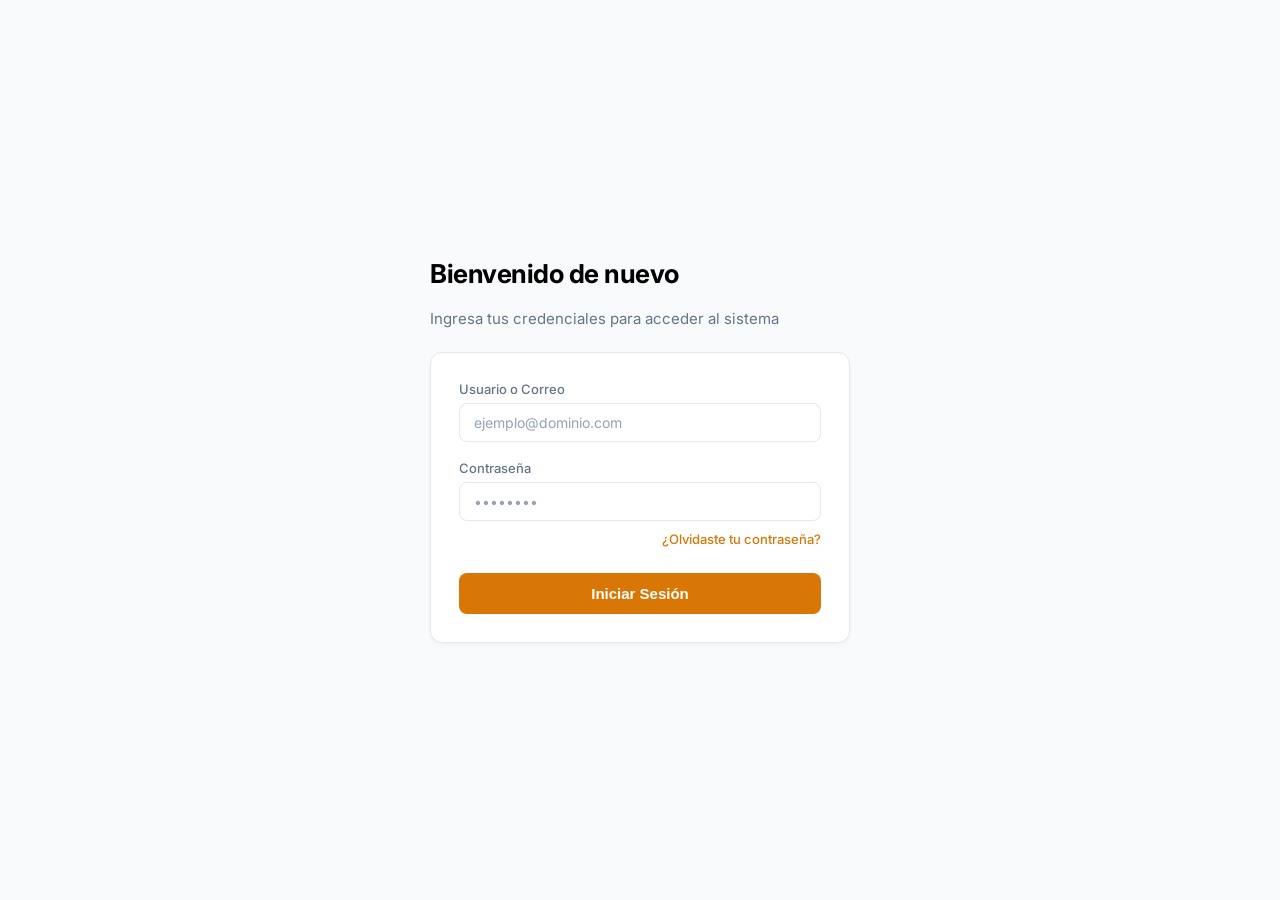
<file: plantillas/index.html>
<!DOCTYPE html>
<html lang="es">
<head>
    <meta charset="UTF-8">
    <meta name="viewport" content="width=device-width, initial-scale=1.0">
    <title>Iniciar Sesión - Módulo de Registro</title>
    <link rel="preconnect" href="https://fonts.googleapis.com">
    <link rel="preconnect" href="https://fonts.gstatic.com" crossorigin>
    <link href="https://fonts.googleapis.com/css2?family=Inter:wght@400;500;600;700&display=swap" rel="stylesheet">
    <link rel="stylesheet" href="styles.css">
</head>
<body>

    <div class="login-container">
        <!-- Header -->
        <header class="header">
            <h1>Bienvenido de nuevo</h1>
            <p>Ingresa tus credenciales para acceder al sistema</p>
        </header>

        <!-- Tarjeta de Login -->
        <div class="card">
            <form id="loginForm" onsubmit="handleLogin(event)">
                <div class="form-grid">
                    <div class="form-group">
                        <label for="username">Usuario o Correo</label>
                        <input type="text" id="username" name="username" placeholder="ejemplo@dominio.com" required>
                    </div>

                    <div class="form-group">
                        <label for="password">Contraseña</label>
                        <input type="password" id="password" name="password" placeholder="••••••••" required>
                    </div>

                    <div class="forgot-password">
                        <a href="#">¿Olvidaste tu contraseña?</a>
                    </div>

                    <button type="submit" class="btn-submit" onclick="window.location.href='menu.html'">Iniciar Sesión</button>
                </div>
            </form>
        </div>
    </div>
</body>
</html>
</file>
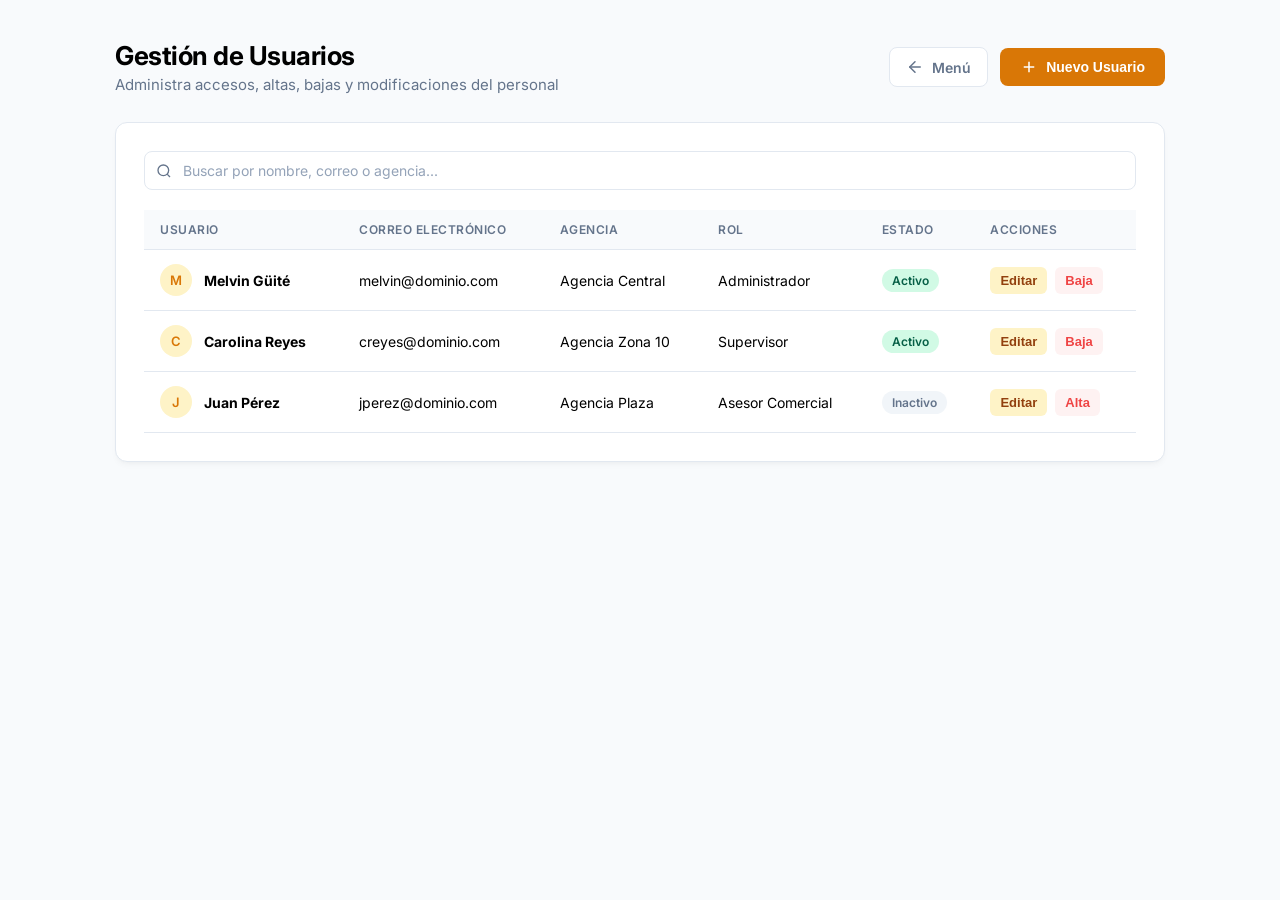
<file: plantillas/gestionusuarios.html>
<!DOCTYPE html>
<html lang="es">
<head>
    <meta charset="UTF-8">
    <meta name="viewport" content="width=device-width, initial-scale=1.0">
    <title>Gestión de Usuarios</title>
    <link rel="preconnect" href="https://fonts.googleapis.com">
    <link rel="preconnect" href="https://fonts.gstatic.com" crossorigin>
    <link href="https://fonts.googleapis.com/css2?family=Inter:wght@400;500;600;700&display=swap" rel="stylesheet">
    <link rel="stylesheet" href="styles.css">
</head>
<body>

    <div class="main-container">
        <!-- Header con Botón del Menú -->
        <header class="header">
            <div>
                <h1>Gestión de Usuarios</h1>
                <p>Administra accesos, altas, bajas y modificaciones del personal</p>
            </div>
            <div class="header-actions">
                <a href="menu.html" class="btn-back">
                    <svg viewBox="0 0 24 24"><line x1="19" y1="12" x2="5" y2="12"></line><polyline points="12 19 5 12 12 5"></polyline></svg>
                    <span>Menú</span>
                </a>
                <button class="btn btn-primary" onclick="openDrawerForCreate()">
                    <svg width="18" height="18" viewBox="0 0 24 24" fill="none" stroke="currentColor" stroke-width="2"><line x1="12" y1="5" x2="12" y2="19"></line><line x1="5" y1="12" x2="19" y2="12"></line></svg>
                    Nuevo Usuario
                </button>
            </div>
        </header>

        <!-- Tarjeta Principal -->
        <section class="card">
            <!-- Toolbar de Búsqueda -->
            <div class="toolbar">
                <div class="search-box">
                    <svg width="16" height="16" viewBox="0 0 24 24" fill="none" stroke="currentColor" stroke-width="2"><circle cx="11" cy="11" r="8"></circle><line x1="21" y1="21" x2="16.65" y2="16.65"></line></svg>
                    <input type="text" id="searchInput" placeholder="Buscar por nombre, correo o agencia..." onkeyup="filterTable()">
                </div>
            </div>

            <!-- Tabla de Datos -->
            <div class="table-responsive">
                <table>
                    <thead>
                        <tr>
                            <th>Usuario</th>
                            <th>Correo Electrónico</th>
                            <th>Agencia</th>
                            <th>Rol</th>
                            <th>Estado</th>
                            <th>Acciones</th>
                        </tr>
                    </thead>
                    <tbody id="userTableBody">
                        <!-- Carga dinámica -->
                    </tbody>
                </table>
            </div>
        </section>
    </div>

    <!-- Modal Lateral / Drawer (Formulario de Altas y Cambios) -->
    <div class="drawer-overlay" id="drawerOverlay" onclick="handleOverlayClick(event)">
        <div class="drawer">
            <div>
                <div class="drawer-header">
                    <h2 id="drawerTitle">Nuevo Usuario</h2>
                    <button class="close-btn" onclick="closeDrawer()">&times;</button>
                </div>

                <form class="drawer-form" id="userForm" onsubmit="saveUser(event)">
                    <input type="hidden" id="userId">

                    <div class="form-group">
                        <label for="userName">Nombre Completo</label>
                        <input type="text" id="userName" required placeholder="Ej. Melvin Güité">
                    </div>

                    <div class="form-group">
                        <label for="userEmail">Correo Electrónico</label>
                        <input type="email" id="userEmail" required placeholder="ejemplo@correo.com">
                    </div>

                    <div class="form-group">
                        <label for="userAgency">Agencia Asignada</label>
                        <select id="userAgency" required>
                            <option value="Agencia Central">Agencia Central</option>
                            <option value="Agencia Zona 10">Agencia Zona 10</option>
                            <option value="Agencia Plaza">Agencia Plaza</option>
                        </select>
                    </div>

                    <div class="form-group">
                        <label for="userRole">Rol del Sistema</label>
                        <select id="userRole" required>
                            <option value="Asesor Comercial">Asesor Comercial</option>
                            <option value="Supervisor">Supervisor</option>
                            <option value="Administrador">Administrador</option>
                        </select>
                    </div>

                    <div class="form-group">
                        <label for="userStatus">Estado</label>
                        <select id="userStatus" required>
                            <option value="Activo">Activo</option>
                            <option value="Inactivo">Inactivo (Baja)</option>
                        </select>
                    </div>
                </form>
            </div>

            <div class="drawer-footer">
                <button type="button" class="btn btn-secondary" onclick="closeDrawer()">Cancelar</button>
                <button type="submit" form="userForm" class="btn btn-primary" id="saveBtn">Guardar</button>
            </div>
        </div>
    </div>

    <script>
        // Datos iniciales de ejemplo
        let users = [
            { id: 1, name: 'Melvin Güité', email: 'melvin@dominio.com', agency: 'Agencia Central', role: 'Administrador', status: 'Activo' },
            { id: 2, name: 'Carolina Reyes', email: 'creyes@dominio.com', agency: 'Agencia Zona 10', role: 'Supervisor', status: 'Activo' },
            { id: 3, name: 'Juan Pérez', email: 'jperez@dominio.com', agency: 'Agencia Plaza', role: 'Asesor Comercial', status: 'Inactivo' }
        ];

        // Función para renderizar la tabla
        function renderUsers(userList = users) {
            const tbody = document.getElementById('userTableBody');
            tbody.innerHTML = '';

            if (userList.length === 0) {
                tbody.innerHTML = `<tr><td colspan="6" style="text-align: center; color: var(--text-muted); padding: 24px;">No se encontraron registros.</td></tr>`;
                return;
            }

            userList.forEach(user => {
                const badgeClass = user.status === 'Activo' ? 'badge-active' : 'badge-inactive';
                const initial = user.name ? user.name.charAt(0).toUpperCase() : 'U';

                const row = `
                    <tr>
                        <td>
                            <div class="user-cell">
                                <div class="avatar-small">${initial}</div>
                                <strong>${user.name}</strong>
                            </div>
                        </td>
                        <td>${user.email}</td>
                        <td>${user.agency}</td>
                        <td>${user.role}</td>
                        <td><span class="badge ${badgeClass}">${user.status}</span></td>
                        <td>
                            <div class="actions-cell">
                                <button class="btn btn-icon btn-edit" onclick="openDrawerForEdit(${user.id})" title="Editar usuario">Editar</button>
                                <button class="btn btn-icon btn-delete" onclick="toggleUserStatus(${user.id})" title="Cambiar estado">
                                    ${user.status === 'Activo' ? 'Baja' : 'Alta'}
                                </button>
                            </div>
                        </td>
                    </tr>
                `;
                tbody.innerHTML += row;
            });
        }

        // --- Funciones para Altas, Bajas y Cambios ---

        function openDrawerForCreate() {
            document.getElementById('drawerTitle').textContent = 'Nuevo Usuario';
            document.getElementById('userForm').reset();
            document.getElementById('userId').value = '';
            document.getElementById('drawerOverlay').classList.add('active');
        }

        function openDrawerForEdit(id) {
            const user = users.find(u => u.id === id);
            if (!user) return;

            document.getElementById('drawerTitle').textContent = 'Editar Usuario';
            document.getElementById('userId').value = user.id;
            document.getElementById('userName').value = user.name;
            document.getElementById('userEmail').value = user.email;
            document.getElementById('userAgency').value = user.agency;
            document.getElementById('userRole').value = user.role;
            document.getElementById('userStatus').value = user.status;

            document.getElementById('drawerOverlay').classList.add('active');
        }

        function closeDrawer() {
            document.getElementById('drawerOverlay').classList.remove('active');
        }

        function handleOverlayClick(event) {
            if (event.target.id === 'drawerOverlay') {
                closeDrawer();
            }
        }

        // Función centralizada para Guardar (Alta o Cambio)
        function saveUser(event) {
            event.preventDefault();

            const id = document.getElementById('userId').value;
            const name = document.getElementById('userName').value;
            const email = document.getElementById('userEmail').value;
            const agency = document.getElementById('userAgency').value;
            const role = document.getElementById('userRole').value;
            const status = document.getElementById('userStatus').value;

            if (id) {
                // Cambio (Edición)
                const index = users.findIndex(u => u.id == id);
                if (index !== -1) {
                    users[index] = { id: parseInt(id), name, email, agency, role, status };
                }
            } else {
                // Alta (Creación)
                const newId = users.length ? Math.max(...users.map(u => u.id)) + 1 : 1;
                users.push({ id: newId, name, email, agency, role, status });
            }

            filterTable();
            closeDrawer();
        }

        // Función para Bajas/Altas rápidas directas desde la tabla
        function toggleUserStatus(id) {
            const user = users.find(u => u.id === id);
            if (user) {
                user.status = user.status === 'Activo' ? 'Inactivo' : 'Activo';
                filterTable();
            }
        }

        // Filtro de Búsqueda rápida
        function filterTable() {
            const term = document.getElementById('searchInput').value.toLowerCase().trim();
            if (!term) {
                renderUsers(users);
                return;
            }

            const filtered = users.filter(u => 
                u.name.toLowerCase().includes(term) ||
                u.email.toLowerCase().includes(term) ||
                u.agency.toLowerCase().includes(term) ||
                u.role.toLowerCase().includes(term)
            );
            renderUsers(filtered);
        }

        // Carga inicial
        document.addEventListener('DOMContentLoaded', () => {
            renderUsers();
        });
    </script>
</body>
</html>
</file>
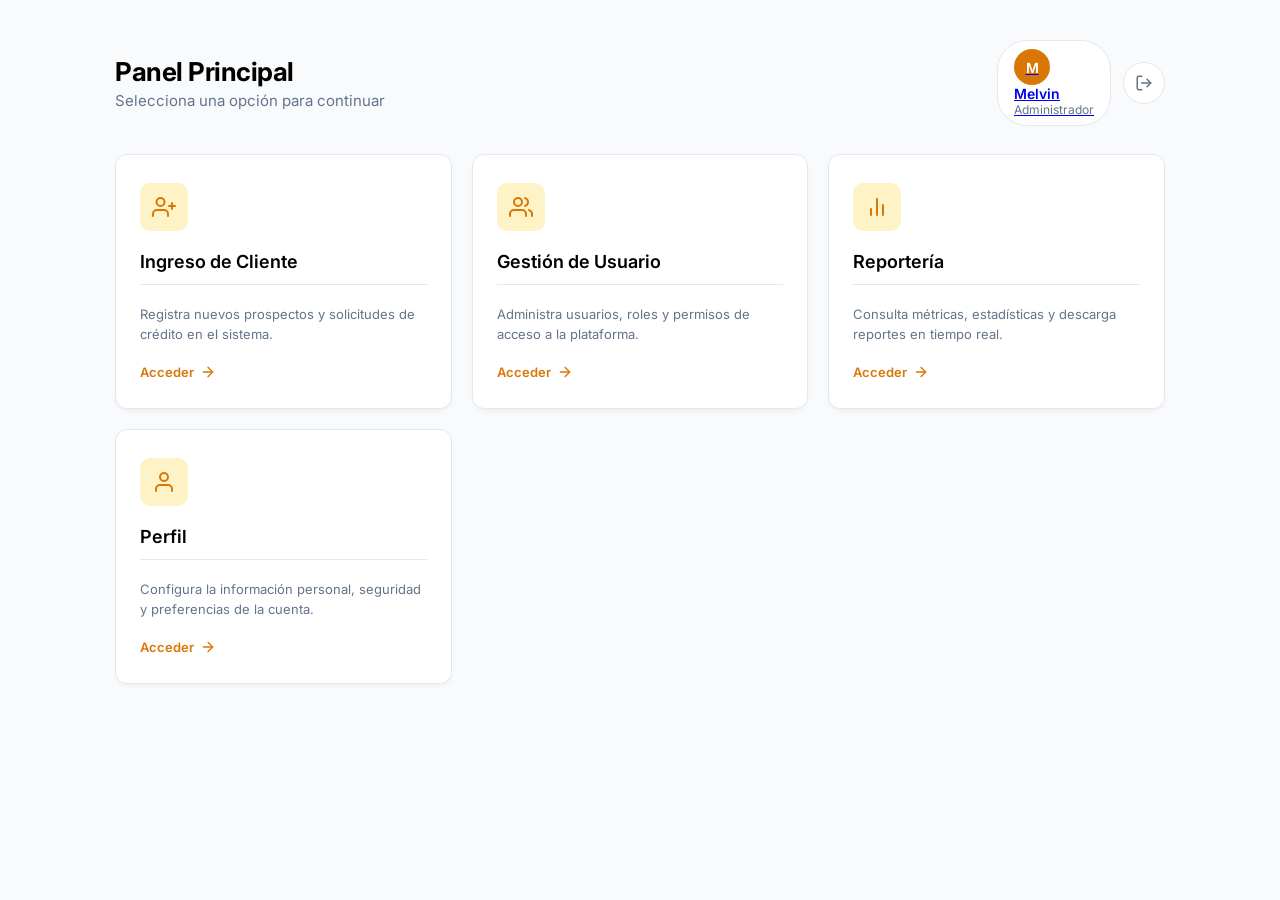
<file: plantillas/menu.html>
<!DOCTYPE html>
<html lang="es">
<head>
    <meta charset="UTF-8">
    <meta name="viewport" content="width=device-width, initial-scale=1.0">
    <title>Panel Principal - Menú</title>
    <link rel="preconnect" href="https://fonts.googleapis.com">
    <link rel="preconnect" href="https://fonts.gstatic.com" crossorigin>
    <link href="https://fonts.googleapis.com/css2?family=Inter:wght@400;500;600;700&display=swap" rel="stylesheet">
    <link rel="stylesheet" href="styles.css">
    
    <style>
        .user-badge {
    cursor: pointer;
    transition: background-color 0.2s ease;
}

.user-badge:hover {
    background-color: rgba(0, 0, 0, 0.05); /* Cambia el color sutilmente al pasar el mouse */
    border-radius: 8px; /* Opcional, para redondear bordes si lo deseas */
}
    </style>

</head>
<body>

    <div class="main-container">
        <!-- Header -->
        <header class="header">
            <div>
                <h1>Panel Principal</h1>
                <p>Selecciona una opción para continuar</p>
            </div>
            
            <div class="user-controls">
                <a href="perfil.html">
                <div class="user-badge">
                    <div class="avatar">M</div>
                    <div class="user-info">
                        <span class="user-name">Melvin</span>
                        <span class="user-role">Administrador</span>
                    </div>
                    </a>
                </div>

                <!-- Botón Cerrar Sesión -->
                <a href="index.html" class="btn-logout" title="Cerrar Sesión">
                    <svg viewBox="0 0 24 24" fill="none" stroke="currentColor" stroke-width="2" stroke-linecap="round" stroke-linejoin="round">
                        <path d="M9 21H5a2 2 0 0 1-2-2V5a2 2 0 0 1 2-2h4"></path>
                        <polyline points="16 17 21 12 16 7"></polyline>
                        <line x1="21" y1="12" x2="9" y2="12"></line>
                    </svg>
                </a>
            </div>
        </header>

        <!-- Grid de Tarjetas del Menú -->
        <div class="menu-grid">
            
            <!-- Opción 1: Ingreso de Cliente -->
            <a href="registrocliente.html" class="menu-card">
                <div>
                    <div class="card-icon">
                        <svg viewBox="0 0 24 24" fill="none" stroke="currentColor" stroke-width="2" stroke-linecap="round" stroke-linejoin="round">
                            <path d="M16 21v-2a4 4 0 0 0-4-4H5a4 4 0 0 0-4 4v2"></path>
                            <circle cx="8.5" cy="7" r="4"></circle>
                            <line x1="20" y1="8" x2="20" y2="14"></line>
                            <line x1="23" y1="11" x2="17" y2="11"></line>
                        </svg>
                    </div>
                    <h2 class="card-title">Ingreso de Cliente</h2>
                    <p class="card-description">Registra nuevos prospectos y solicitudes de crédito en el sistema.</p>
                </div>
                <div class="card-action">
                    <span>Acceder</span>
                    <svg viewBox="0 0 24 24" fill="none" stroke="currentColor" stroke-width="2" stroke-linecap="round" stroke-linejoin="round">
                        <line x1="5" y1="12" x2="19" y2="12"></line>
                        <polyline points="12 5 19 12 12 19"></polyline>
                    </svg>
                </div>
            </a>

            <!-- Opción 2: Gestión de Usuario -->
            <a href="gestionusuarios.html" class="menu-card">
                <div>
                    <div class="card-icon">
                        <svg viewBox="0 0 24 24" fill="none" stroke="currentColor" stroke-width="2" stroke-linecap="round" stroke-linejoin="round">
                            <path d="M17 21v-2a4 4 0 0 0-4-4H5a4 4 0 0 0-4 4v2"></path>
                            <circle cx="9" cy="7" r="4"></circle>
                            <path d="M23 21v-2a4 4 0 0 0-3-3.87"></path>
                            <path d="M16 3.13a4 4 0 0 1 0 7.75"></path>
                        </svg>
                    </div>
                    <h2 class="card-title">Gestión de Usuario</h2>
                    <p class="card-description">Administra usuarios, roles y permisos de acceso a la plataforma.</p>
                </div>
                <div class="card-action">
                    <span>Acceder</span>
                    <svg viewBox="0 0 24 24" fill="none" stroke="currentColor" stroke-width="2" stroke-linecap="round" stroke-linejoin="round">
                        <line x1="5" y1="12" x2="19" y2="12"></line>
                        <polyline points="12 5 19 12 12 19"></polyline>
                    </svg>
                </div>
            </a>

            <!-- Opción 3: Reportería -->
            <a href="reportes.html" class="menu-card">
                <div>
                    <div class="card-icon">
                        <svg viewBox="0 0 24 24" fill="none" stroke="currentColor" stroke-width="2" stroke-linecap="round" stroke-linejoin="round">
                            <line x1="18" y1="20" x2="18" y2="10"></line>
                            <line x1="12" y1="20" x2="12" y2="4"></line>
                            <line x1="6" y1="20" x2="6" y2="14"></line>
                        </svg>
                    </div>
                    <h2 class="card-title">Reportería</h2>
                    <p class="card-description">Consulta métricas, estadísticas y descarga reportes en tiempo real.</p>
                </div>
                <div class="card-action">
                    <span>Acceder</span>
                    <svg viewBox="0 0 24 24" fill="none" stroke="currentColor" stroke-width="2" stroke-linecap="round" stroke-linejoin="round">
                        <line x1="5" y1="12" x2="19" y2="12"></line>
                        <polyline points="12 5 19 12 12 19"></polyline>
                    </svg>
                </div>
            </a>

            <!-- Opción 4: Perfil -->
            <a href="perfil.html" class="menu-card">
                <div>
                    <div class="card-icon">
                        <svg viewBox="0 0 24 24" fill="none" stroke="currentColor" stroke-width="2" stroke-linecap="round" stroke-linejoin="round">
                            <path d="M20 21v-2a4 4 0 0 0-4-4H8a4 4 0 0 0-4 4v2"></path>
                            <circle cx="12" cy="7" r="4"></circle>
                        </svg>
                    </div>
                    <h2 class="card-title">Perfil</h2>
                    <p class="card-description">Configura la información personal, seguridad y preferencias de la cuenta.</p>
                </div>
                <div class="card-action">
                    <span>Acceder</span>
                    <svg viewBox="0 0 24 24" fill="none" stroke="currentColor" stroke-width="2" stroke-linecap="round" stroke-linejoin="round">
                        <line x1="5" y1="12" x2="19" y2="12"></line>
                        <polyline points="12 5 19 12 12 19"></polyline>
                    </svg>
                </div>
            </a>

        </div>
    </div>

</body>
</html>
</file>
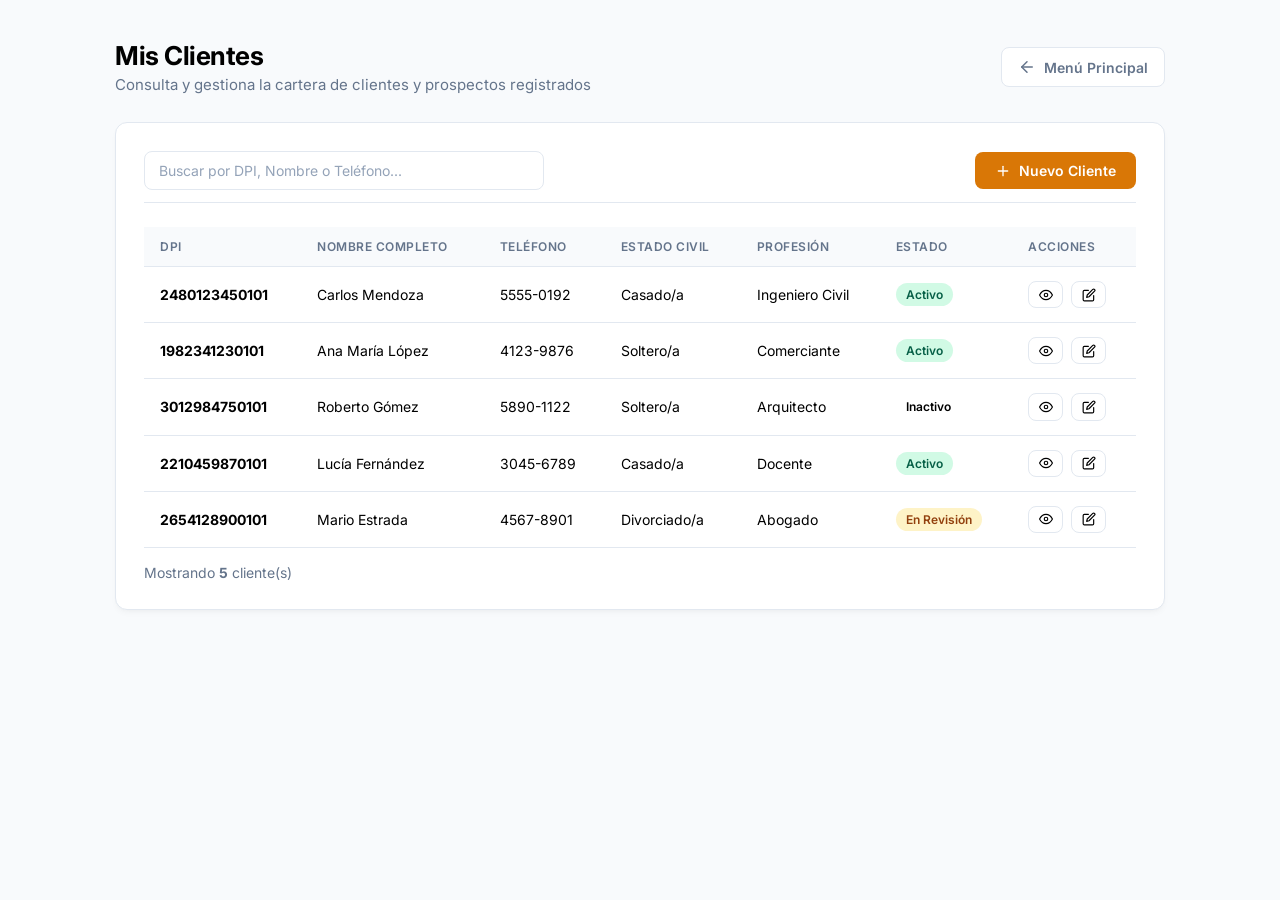
<file: plantillas/misclientes.html>
<!DOCTYPE html>
<html lang="es">
<head>
    <meta charset="UTF-8">
    <meta name="viewport" content="width=device-width, initial-scale=1.0">
    <title>Gestión de Clientes</title>
    <link rel="preconnect" href="https://fonts.googleapis.com">
    <link rel="preconnect" href="https://fonts.gstatic.com" crossorigin>
    <link href="https://fonts.googleapis.com/css2?family=Inter:wght@400;500;600;700&display=swap" rel="stylesheet">
    <link rel="stylesheet" href="styles.css">
</head>
<body>

    <div class="main-container">
        <!-- Header con Botón de Regreso -->
        <header class="header">
            <div>
                <h1>Mis Clientes</h1>
                <p>Consulta y gestiona la cartera de clientes y prospectos registrados</p>
            </div>
            <a href="menu.html" class="btn-back">
                <svg viewBox="0 0 24 24" fill="none" stroke="currentColor" stroke-width="2" stroke-linecap="round" stroke-linejoin="round">
                    <line x1="19" y1="12" x2="5" y2="12"></line>
                    <polyline points="12 19 5 12 12 5"></polyline>
                </svg>
                <span>Menú Principal</span>
            </a>
        </header>

        <!-- Tarjeta Principal de Contenido -->
        <section class="card">
            
            <!-- Barra Superior: Búsqueda y Acción Principal -->
            <div class="results-header" style="margin-bottom: 1.5rem;">
                <div class="form-group" style="margin-bottom: 0; min-width: 280px; flex: 1; max-width: 400px;">
                    <input type="text" id="searchInput" onkeyup="searchClients()" placeholder="Buscar por DPI, Nombre o Teléfono...">
                </div>

                <div class="export-actions">
                    <a href="registrocliente.html" class="btn btn-primary" style="text-decoration: none;">
                        <svg width="16" height="16" viewBox="0 0 24 24" fill="none" stroke="currentColor" stroke-width="2" stroke-linecap="round" stroke-linejoin="round">
                            <line x1="12" y1="5" x2="12" y2="19"></line>
                            <line x1="5" y1="12" x2="19" y2="12"></line>
                        </svg>
                        Nuevo Cliente
                    </a>
                </div>
            </div>

            <!-- Tabla de Clientes -->
            <div class="table-responsive">
                <table>
                    <thead>
                        <tr>
                            <th>DPI</th>
                            <th>Nombre Completo</th>
                            <th>Teléfono</th>
                            <th>Estado Civil</th>
                            <th>Profesión</th>
                            <th>Estado</th>
                            <th>Acciones</th>
                        </tr>
                    </thead>
                    <tbody id="clientsTableBody">
                        <!-- Filas dinámicas -->
                    </tbody>
                </table>
            </div>

            <!-- Footer con Contador -->
            <div style="margin-top: 1rem; color: var(--text-muted, #64748b); font-size: 0.875rem;">
                Mostrando <strong id="totalClients">0</strong> cliente(s)
            </div>

        </section>
    </div>

    <script>
        // Datos simulados de clientes
        const clientsData = [
            { dpi: '2480123450101', nombre: 'Carlos Mendoza', telefono: '5555-0192', estadoCivil: 'Casado/a', profesion: 'Ingeniero Civil', estado: 'Activo' },
            { dpi: '1982341230101', nombre: 'Ana María López', telefono: '4123-9876', estadoCivil: 'Soltero/a', profesion: 'Comerciante', estado: 'Activo' },
            { dpi: '3012984750101', nombre: 'Roberto Gómez', telefono: '5890-1122', estadoCivil: 'Soltero/a', profesion: 'Arquitecto', estado: 'Inactivo' },
            { dpi: '2210459870101', nombre: 'Lucía Fernández', telefono: '3045-6789', estadoCivil: 'Casado/a', profesion: 'Docente', estado: 'Activo' },
            { dpi: '2654128900101', nombre: 'Mario Estrada', telefono: '4567-8901', estadoCivil: 'Divorciado/a', profesion: 'Abogado', estado: 'En Revisión' }
        ];

        function renderClients(data) {
            const tableBody = document.getElementById('clientsTableBody');
            tableBody.innerHTML = '';

            if (data.length === 0) {
                tableBody.innerHTML = `
                    <tr>
                        <td colspan="7" style="text-align: center; color: #94a3b8; padding: 2rem;">
                            No se encontraron clientes que coincidan con la búsqueda.
                        </td>
                    </tr>
                `;
                document.getElementById('totalClients').textContent = '0';
                return;
            }

            data.forEach(client => {
                let badgeClass = 'badge-success';
                if (client.estado === 'Inactivo') badgeClass = 'badge-danger';
                if (client.estado === 'En Revisión') badgeClass = 'badge-warning';

                const row = `
                    <tr>
                        <td><strong>${client.dpi}</strong></td>
                        <td>${client.nombre}</td>
                        <td>${client.telefono}</td>
                        <td>${client.estadoCivil}</td>
                        <td>${client.profesion}</td>
                        <td><span class="badge ${badgeClass}">${client.estado}</span></td>
                        <td>
                            <div style="display: flex; gap: 0.5rem;">
                                <button type="button" class="btn btn-outline" style="padding: 0.35rem 0.6rem; font-size: 0.8rem;" onclick="viewClient('${client.dpi}')" title="Ver Detalle">
                                    <svg width="14" height="14" viewBox="0 0 24 24" fill="none" stroke="currentColor" stroke-width="2" stroke-linecap="round" stroke-linejoin="round">
                                        <path d="M1 12s4-8 11-8 11 8 11 8-4 8-11 8-11-8-11-8z"></path>
                                        <circle cx="12" cy="12" r="3"></circle>
                                    </svg>
                                </button>
                                <button type="button" class="btn btn-outline" style="padding: 0.35rem 0.6rem; font-size: 0.8rem;" onclick="editClient('${client.dpi}')" title="Editar">
                                    <svg width="14" height="14" viewBox="0 0 24 24" fill="none" stroke="currentColor" stroke-width="2" stroke-linecap="round" stroke-linejoin="round">
                                        <path d="M11 4H4a2 2 0 0 0-2 2v14a2 2 0 0 0 2 2h14a2 2 0 0 0 2-2v-7"></path>
                                        <path d="M18.5 2.5a2.121 2.121 0 0 1 3 3L12 15l-4 1 1-4 9.5-9.5z"></path>
                                    </svg>
                                </button>
                            </div>
                        </td>
                    </tr>
                `;
                tableBody.innerHTML += row;
            });

            document.getElementById('totalClients').textContent = data.length;
        }

        function searchClients() {
            const query = document.getElementById('searchInput').value.toLowerCase().trim();
            const filtered = clientsData.filter(client => 
                client.dpi.toLowerCase().includes(query) ||
                client.nombre.toLowerCase().includes(query) ||
                client.telefono.toLowerCase().includes(query)
            );
            renderClients(filtered);
        }

        function viewClient(dpi) {
            alert(`Visualizando información del cliente con DPI: ${dpi}`);
        }

        function editClient(dpi) {
            alert(`Editando cliente con DPI: ${dpi}`);
        }

        // Cargar tabla al iniciar
        document.addEventListener('DOMContentLoaded', () => {
            renderClients(clientsData);
        });
    </script>
</body>
</html>
</file>
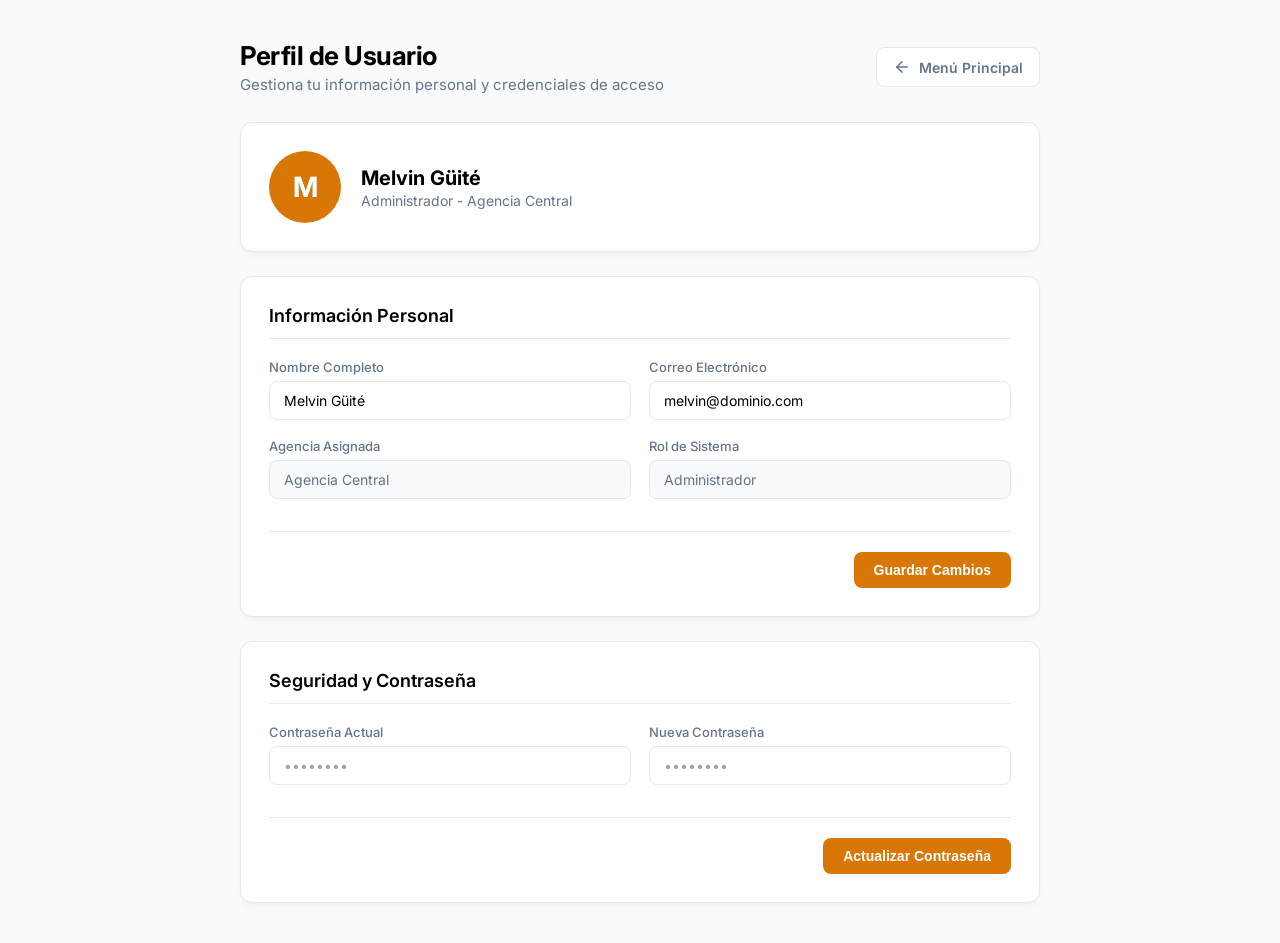
<file: plantillas/perfil.html>
<!DOCTYPE html>
<html lang="es">
<head>
    <meta charset="UTF-8">
    <meta name="viewport" content="width=device-width, initial-scale=1.0">
    <title>Perfil de Usuario</title>
    <link rel="preconnect" href="https://fonts.googleapis.com">
    <link rel="preconnect" href="https://fonts.gstatic.com" crossorigin>
    <link href="https://fonts.googleapis.com/css2?family=Inter:wght@400;500;600;700&display=swap" rel="stylesheet">
    <link rel="stylesheet" href="styles.css">
</head>
<body>

    <div class="main-container narrow">
        <!-- Encabezado de la página -->
        <header class="header">
            <div>
                <h1>Perfil de Usuario</h1>
                <p>Gestiona tu información personal y credenciales de acceso</p>
            </div>
            <a href="menu.html" class="btn-back">
                <svg viewBox="0 0 24 24"><line x1="19" y1="12" x2="5" y2="12"></line><polyline points="12 19 5 12 12 5"></polyline></svg>
                <span>Menú Principal</span>
            </a>
        </header>

        <!-- Banner de Perfil -->
        <div class="profile-card">
            <div class="avatar-large">M</div>
            <div class="profile-info">
                <h2>Melvin Güité</h2>
                <p>Administrador - Agencia Central</p>
            </div>
        </div>

        <!-- Información Personal -->
        <section class="card">
            <h2 class="card-title">Información Personal</h2>
            <form id="profileForm" onsubmit="saveProfile(event)">
                <div class="form-grid">
                    <div class="form-group">
                        <label for="profName">Nombre Completo</label>
                        <input type="text" id="profName" value="Melvin Güité" required>
                    </div>

                    <div class="form-group">
                        <label for="profEmail">Correo Electrónico</label>
                        <input type="email" id="profEmail" value="melvin@dominio.com" required>
                    </div>

                    <div class="form-group">
                        <label for="profAgency">Agencia Asignada</label>
                        <input type="text" id="profAgency" value="Agencia Central" disabled>
                    </div>

                    <div class="form-group">
                        <label for="profRole">Rol de Sistema</label>
                        <input type="text" id="profRole" value="Administrador" disabled>
                    </div>
                </div>

                <div class="actions end">
                    <button type="submit" class="btn btn-primary">Guardar Cambios</button>
                </div>
            </form>
        </section>

        <!-- Seguridad -->
        <section class="card">
            <h2 class="card-title">Seguridad y Contraseña</h2>
            <form id="securityForm" onsubmit="updatePassword(event)">
                <div class="form-grid">
                    <div class="form-group">
                        <label for="currPass">Contraseña Actual</label>
                        <input type="password" id="currPass" placeholder="••••••••" required>
                    </div>

                    <div class="form-group">
                        <label for="newPass">Nueva Contraseña</label>
                        <input type="password" id="newPass" placeholder="••••••••" required>
                    </div>
                </div>

                <div class="actions end">
                    <button type="submit" class="btn btn-primary">Actualizar Contraseña</button>
                </div>
            </form>
        </section>
    </div>

    <script>
        function saveProfile(e) {
            e.preventDefault();
            alert('¡Información personal actualizada con éxito!');
        }

        function updatePassword(e) {
            e.preventDefault();
            alert('¡Contraseña actualizada con éxito!');
            document.getElementById('securityForm').reset();
        }
    </script>
</body>
</html>
</file>
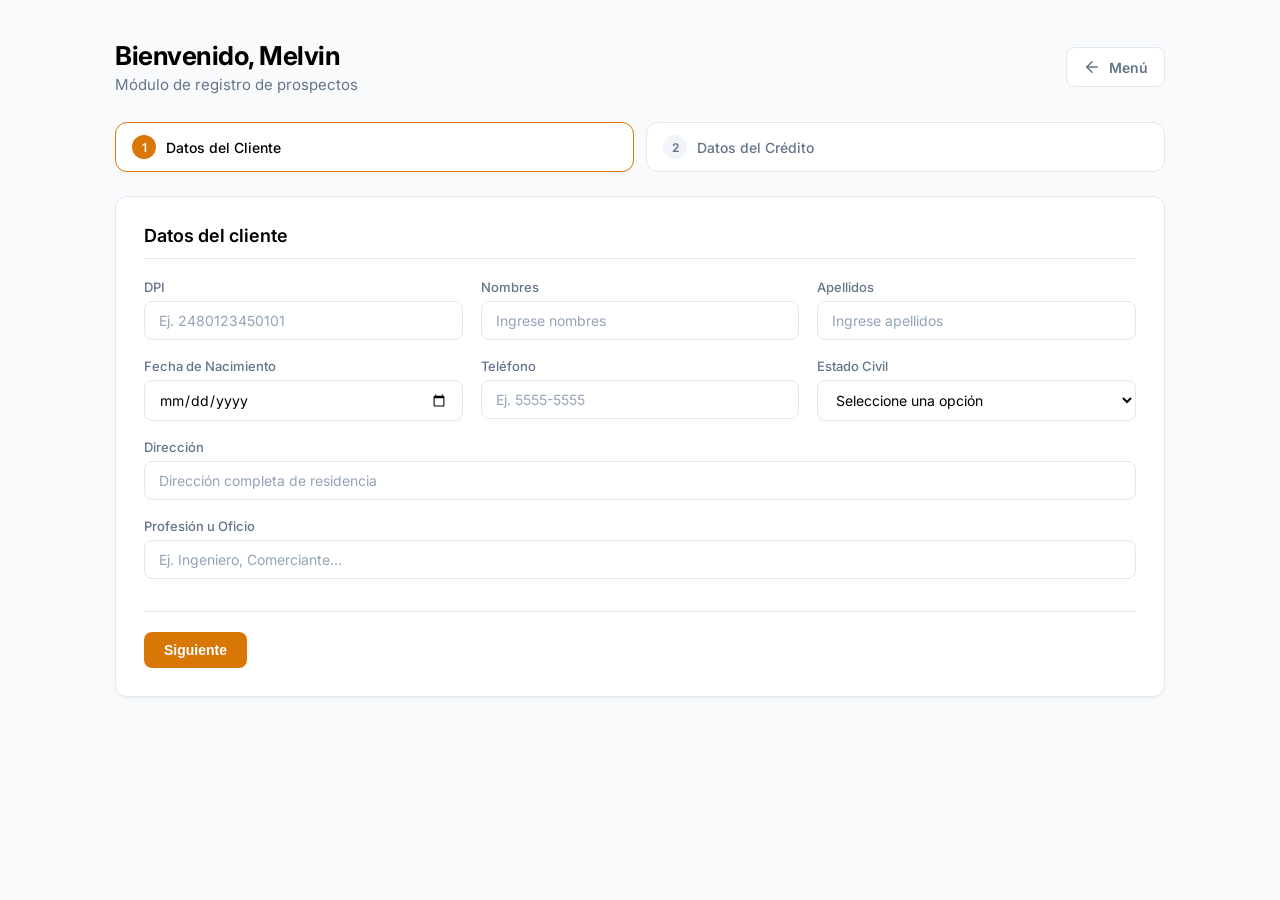
<file: plantillas/registrocliente.html>
<!DOCTYPE html>
<html lang="es">
<head>
    <meta charset="UTF-8">
    <meta name="viewport" content="width=device-width, initial-scale=1.0">
    <title>Ingreso de Cliente</title>
    <link rel="preconnect" href="https://fonts.googleapis.com">
    <link rel="preconnect" href="https://fonts.gstatic.com" crossorigin>
    <link href="https://fonts.googleapis.com/css2?family=Inter:wght@400;500;600;700&display=swap" rel="stylesheet">
    <link rel="stylesheet" href="styles.css">
</head>
<body>

    <div class="main-container">
        <!-- Header -->
        <header class="header">
            <div>
                <h1>Bienvenido, Melvin</h1>
                <p>Módulo de registro de prospectos</p>
            </div>
            <!-- Botón Volver al Menú -->
            <a href="menu.html" class="btn-back">
                <svg viewBox="0 0 24 24" fill="none" stroke="currentColor" stroke-width="2" stroke-linecap="round" stroke-linejoin="round">
                    <line x1="19" y1="12" x2="5" y2="12"></line>
                    <polyline points="12 19 5 12 12 5"></polyline>
                </svg>
                <span>Menú</span>
            </a>
        </header>

        <!-- Indicador visual de pasos -->
        <div class="steps-indicator">
            <div class="step-tab active" id="tab-1">
                <span class="step-number">1</span>
                <span>Datos del Cliente</span>
            </div>
            <div class="step-tab" id="tab-2">
                <span class="step-number">2</span>
                <span>Datos del Crédito</span>
            </div>
        </div>

            <form id="prospectForm" action="" method="POST" onsubmit="handleSubmit(event)">
                <div class="card">
                
                <!-- PASO 1: Datos del cliente -->
                <section class="step-content active" id="step-1">
                    <h2 class="card-title">Datos del cliente</h2>
                    <div class="form-grid">
                        <div class="form-group">
                            <label for="dpi">DPI</label>
                            <input type="text" id="dpi" name="dpi" required pattern="[0-9]{13}" maxlength="13" placeholder="Ej. 2480123450101" title="Ingrese un DPI válido de 13 dígitos">
                        </div>

                        <div class="form-group">
                            <label for="nombres">Nombres</label>
                            <input type="text" id="nombres" name="nombres" required placeholder="Ingrese nombres">
                        </div>

                        <div class="form-group">
                            <label for="apellidos">Apellidos</label>
                            <input type="text" id="apellidos" name="apellidos" required placeholder="Ingrese apellidos">
                        </div>

                        <div class="form-group">
                            <label for="fecha_nacimiento">Fecha de Nacimiento</label>
                            <input type="date" id="fecha_nacimiento" name="fecha_nacimiento" required>
                        </div>

                        <div class="form-group">
                            <label for="telefono">Teléfono</label>
                            <input type="tel" id="telefono" name="telefono" required placeholder="Ej. 5555-5555" maxlength = "8">
                        </div>

                        <div class="form-group">
                            <label for="estado_civil">Estado Civil</label>
                            <select id="estado_civil" name="estado_civil" required>
                                <option value="" disabled selected>Seleccione una opción</option>
                                <option value="soltero">Soltero/a</option>
                                <option value="casado">Casado/a</option>
                                <option value="divorciado">Divorciado/a</option>
                                <option value="viudo">Viudo/a</option>
                            </select>
                        </div>

                        <div class="form-group full-width">
                            <label for="direccion">Dirección</label>
                            <input type="text" id="direccion" name="direccion" required placeholder="Dirección completa de residencia">
                        </div>

                        <div class="form-group full-width">
                            <label for="profesion">Profesión u Oficio</label>
                            <input type="text" id="profesion" name="profesion" required placeholder="Ej. Ingeniero, Comerciante...">
                        </div>
                    </div>
                </section>

                <!-- PASO 2: Datos del crédito -->
                <section class="step-content" id="step-2">
                    <h2 class="card-title">Datos del Crédito</h2>
                    <div class="form-grid">
                        <div class="form-group">
                            <label for="tipo_credito">Tipo de Crédito</label>
                            <select id="tipo_credito" name="tipo_credito" required>
                                <option value="" disabled selected>Seleccione tipo</option>
                                <option value="Personal">Personal</option>
                                <option value="Productivo">Productivo</option>
                            </select>
                        </div>

                        <div class="form-group">
                            <label for="monto_solicitado">Monto Solicitado (Q)</label>
                            <input type="number" id="monto_solicitado" name="monto_solicitado" step="0.01" min="1" required placeholder="0.00">
                        </div>

                        <div class="form-group">
                            <label for="destino_fondos">Destino de Fondos</label>
                            <select name="destino" id="destino">
                                <option value="" disabled select>Seleccine una opcion</option>
                                <option value= "Personal">Personal</option>
                                <option value="Expansion">Expansion</option>
                                <option value="Materiaprima">Materia Prima</option>
                                <option value="otro">Otro</option>
                            </select>
                        </div>

                        <div class="form-group">
                            <label for="agencia_destino">Agencia Destino</label>
                            <select id="agencia_destino" name="agencia_destino" required>
                                <option value="" disabled selected>Seleccione una agencia</option>
                                <option value="Zacapa">Zacapa</option>
                                <option value="Chiquimula">Chiquimula</option>
                                <option value="Jalapa">Jalapa</option>
                            </select>
                        </div>
                    </div>
                </section>

                <!-- Navegación de Botones -->
                <div class="actions">
                    <button type="button" class="btn btn-secondary hidden" id="btnPrev" onclick="changeStep(-1, event)">Anterior</button>
                    <button type="button" class="btn btn-primary" id="btnNext" onclick="handleNextClick(event)">Siguiente</button>
                </div>

            </div>
        </form>
    </div>

    <script>
        let currentStep = 1;
        const totalSteps = 2;

        function validateCurrentStep() {
            const currentSection = document.getElementById(`step-${currentStep}`);
            const inputs = currentSection.querySelectorAll('input, select');
            let isValid = true;

            inputs.forEach(input => {
                if (!input.checkValidity()) {
                    input.reportValidity();
                    isValid = false;
                    return false;
                }
            });

            return isValid;
        }

        function changeStep(delta, event) {
            if (event) event.preventDefault();

            const newStep = currentStep + delta;
            if (newStep < 1 || newStep > totalSteps) return;

            // Transición de clases para las vistas
            document.getElementById(`step-${currentStep}`).classList.remove('active');
            document.getElementById(`tab-${currentStep}`).classList.remove('active');

            currentStep = newStep;

            document.getElementById(`step-${currentStep}`).classList.add('active');
            document.getElementById(`tab-${currentStep}`).classList.add('active');

            // Control de visibilidad y texto en botones
            const btnPrev = document.getElementById('btnPrev');
            const btnNext = document.getElementById('btnNext');

            if (currentStep === 1) {
                btnPrev.classList.add('hidden');
            } else {
                btnPrev.classList.remove('hidden');
            }

            if (currentStep === totalSteps) {
                btnNext.textContent = 'Ingresar Registro';
            } else {
                btnNext.textContent = 'Siguiente';
            }
        }

        function handleNextClick(event) {
            event.preventDefault();

            // Validar campos del paso actual antes de avanzar
            if (!validateCurrentStep()) return;

            if (currentStep < totalSteps) {
                changeStep(1, event);
            } else {
                // Envío final cuando se está en la última etapa
                const form = document.getElementById('prospectForm');
                if (form.requestSubmit) {
                    form.requestSubmit();
                } else {
                    form.submit();
                }
            }
        }

        function handleSubmit(event) {
            event.preventDefault();
            alert('¡Registro ingresado con éxito!');
            // Redireccionar o resetear el formulario según sea necesario
             window.location.href = 'registrocliente.html';
        }
    </script>
</body>
</html>
</file>
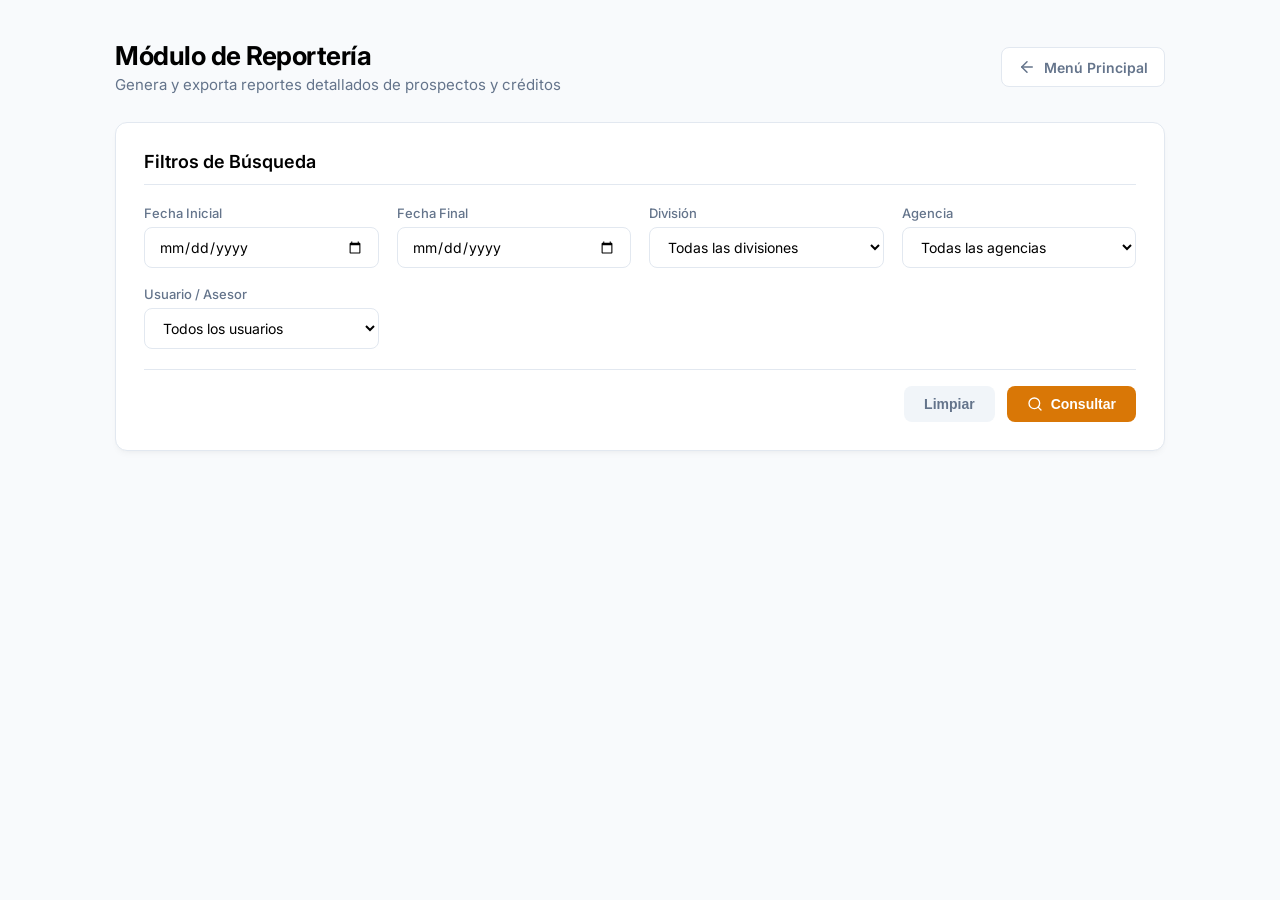
<file: plantillas/reportes.html>
<!DOCTYPE html>
<html lang="es">
<head>
    <meta charset="UTF-8">
    <meta name="viewport" content="width=device-width, initial-scale=1.0">
    <title>Módulo de Reportería</title>
    <link rel="preconnect" href="https://fonts.googleapis.com">
    <link rel="preconnect" href="https://fonts.gstatic.com" crossorigin>
    <link href="https://fonts.googleapis.com/css2?family=Inter:wght@400;500;600;700&display=swap" rel="stylesheet">
    <link rel="stylesheet" href="styles.css">
</head>
<body>

    <div class="main-container">
        <!-- Header con Botón de Regreso -->
        <header class="header">
            <div>
                <h1>Módulo de Reportería</h1>
                <p>Genera y exporta reportes detallados de prospectos y créditos</p>
            </div>
            <a href="menu.html" class="btn-back">
                <svg viewBox="0 0 24 24" fill="none" stroke="currentColor" stroke-width="2" stroke-linecap="round" stroke-linejoin="round">
                    <line x1="19" y1="12" x2="5" y2="12"></line>
                    <polyline points="12 19 5 12 12 5"></polyline>
                </svg>
                <span>Menú Principal</span>
            </a>
        </header>

        <!-- Tarjeta de Filtros -->
        <section class="card">
            <h2 class="card-title">Filtros de Búsqueda</h2>
            <form id="filterForm" onsubmit="applyFilters(event)">
                <div class="filter-grid">
                    <div class="form-group">
                        <label for="fecha_inicio">Fecha Inicial</label>
                        <input type="date" id="fecha_inicio" name="fecha_inicio" required>
                    </div>

                    <div class="form-group">
                        <label for="fecha_fin">Fecha Final</label>
                        <input type="date" id="fecha_fin" name="fecha_fin" required>
                    </div>

                    <div class="form-group">
                        <label for="division">División</label>
                        <select id="division" name="division">
                            <option value="todas">Todas las divisiones</option>
                            <option value="norte">GT1</option>
                            <option value="sur">GT2</option>
                            <option value="central">GT3</option>
                            <option value="GT4">GT4</option>
                        </select>
                    </div>

                    <div class="form-group">
                        <label for="agencia">Agencia</label>
                        <select id="agencia" name="agencia">
                            <option value="todas">Todas las agencias</option>
                            <option value="agencia_1">Zacapa</option>
                            <option value="agencia_2">Jalapa</option>
                            <option value="agencia_3">Chiquimula</option>
                        </select>
                    </div>

                    <div class="form-group">
                        <label for="usuario">Usuario / Asesor</label>
                        <select id="usuario" name="usuario">
                            <option value="todos">Todos los usuarios</option>
                            <option value="melvin">Melvin Güité</option>
                            <option value="carolina">Carolina Reyes</option>
                            <option value="juan">Juan Pérez</option>
                        </select>
                    </div>
                </div>

                <div class="filter-actions">
                    <button type="button" class="btn btn-secondary" onclick="resetFilters()">Limpiar</button>
                    <button type="submit" class="btn btn-primary">
                        <svg width="16" height="16" viewBox="0 0 24 24" fill="none" stroke="currentColor" stroke-width="2" stroke-linecap="round" stroke-linejoin="round">
                            <circle cx="11" cy="11" r="8"></circle>
                            <line x1="21" y1="21" x2="16.65" y2="16.65"></line>
                        </svg>
                        Consultar
                    </button>
                </div>
            </form>
        </section>

        <!-- Tarjeta de Resultados (Oculta por defecto hasta consultar) -->
        <section class="card hidden" id="resultsSection">
            <div class="results-header">
                <h2>Resultados de la Consulta</h2>
                <div class="export-actions">
                    <button type="button" class="btn btn-outline" onclick="exportData('excel')">
                        <svg width="16" height="16" viewBox="0 0 24 24" fill="none" stroke="currentColor" stroke-width="2" stroke-linecap="round" stroke-linejoin="round">
                            <path d="M14 2H6a2 2 0 0 0-2 2v16a2 2 0 0 0 2 2h12a2 2 0 0 0 2-2V8z"></path>
                            <polyline points="14 2 14 8 20 8"></polyline>
                        </svg>
                        Exportar Excel
                    </button>
                    <button type="button" class="btn btn-outline" onclick="exportData('pdf')">
                        <svg width="16" height="16" viewBox="0 0 24 24" fill="none" stroke="currentColor" stroke-width="2" stroke-linecap="round" stroke-linejoin="round">
                            <path d="M14 2H6a2 2 0 0 0-2 2v16a2 2 0 0 0 2 2h12a2 2 0 0 0 2-2V8z"></path>
                            <polyline points="14 2 14 8 20 8"></polyline>
                            <line x1="16" y1="13" x2="8" y2="13"></line>
                            <line x1="16" y1="17" x2="8" y2="17"></line>
                        </svg>
                        Generar PDF
                    </button>
                </div>
            </div>

            <div class="table-responsive">
                <table>
                    <thead>
                        <tr>
                            <th>ID Registro</th>
                            <th>Fecha</th>
                            <th>Cliente</th>
                            <th>Agencia</th>
                            <th>Usuario</th>
                            <th>Monto (Q)</th>
                            <th>Tipo de Crédito</th>
                        </tr>
                    </thead>
                    <tbody id="resultsTableBody">
                        <!-- Filas cargadas dinámicamente -->
                    </tbody>
                </table>
            </div>
        </section>
    </div>

    <script>
        // Datos simulados de respuesta con Tipo de Crédito
        const mockData = [
            { id: 'REG-1001', fecha: '2026-03-01', cliente: 'Carlos Mendoza', agencia: 'Agencia Zacapa', usuario: 'Melvin Güité', monto: 'Q 25,000.00', tipoCredito: 'Personal' },
            { id: 'REG-1002', fecha: '2026-03-01', cliente: 'Ana María López', agencia: 'Agencia Chiquimula', usuario: 'Carolina Reyes', monto: 'Q 50,000.00', tipoCredito: 'Productivo' },
            { id: 'REG-1003', fecha: '2026-03-02', cliente: 'Roberto Gómez', agencia: 'Agencia Jalapa', usuario: 'Juan Pérez', monto: 'Q 15,000.00', tipoCredito: 'Personal' },
            { id: 'REG-1004', fecha: '2026-03-02', cliente: 'Lucía Fernández', agencia: 'Agencia Jalapa', usuario: 'Melvin Güité', monto: 'Q 20,000.00', tipoCredito: 'Personal' }
        ];

        function applyFilters(event) {
            event.preventDefault();

            const fechaInicio = document.getElementById('fecha_inicio').value;
            const fechaFin = document.getElementById('fecha_fin').value;

            // Validación de rango de fechas
            if (fechaInicio && fechaFin && fechaInicio > fechaFin) {
                alert('La fecha inicial no puede ser posterior a la fecha final.');
                return;
            }

            const tableBody = document.getElementById('resultsTableBody');
            tableBody.innerHTML = '';

            mockData.forEach(item => {
                const row = `
                    <tr>
                        <td><strong>${item.id}</strong></td>
                        <td>${item.fecha}</td>
                        <td>${item.cliente}</td>
                        <td>${item.agencia}</td>
                        <td>${item.usuario}</td>
                        <td><strong>${item.monto}</strong></td>
                        <td>${item.tipoCredito}</td>
                    </tr>
                `;
                tableBody.innerHTML += row;
            });

            document.getElementById('resultsSection').classList.remove('hidden');
        }

        function resetFilters() {
            document.getElementById('filterForm').reset();
            document.getElementById('resultsTableBody').innerHTML = '';
            document.getElementById('resultsSection').classList.add('hidden');
        }

        function exportData(type) {
            alert(`Generando y descargando reporte en formato ${type.toUpperCase()}...`);
        }
    </script>
</body>
</html>
</file>
<file: plantillas/styles.css>
/* ==========================================================================
   1. VARIABLES & CONFIGURACIÓN GLOBAL
   ========================================================================== */
:root {
    --primary-color: #d97706;
    --primary-hover: #b45309;
    --bg-color: #f8fafc;
    --card-bg: #ffffff;
    --text-main: #;
    --text-muted: #64748b;
    --border-color: #e2e8f0;
    --focus-ring: rgba(217, 119, 6, 0.2);
    --radius: 12px;
    --danger-color: #ef4444;
    --danger-bg: #fef2f2;
    --success-color: #10b981;
    --warning-color: #f59e0b;
}

* {
    box-sizing: border-box;
    margin: 0;
    padding: 0;
}

body {
    font-family: 'Inter', system-ui, -apple-system, sans-serif;
    background-color: var(--bg-color);
    color: var(--text-main);
    padding: 40px 20px;
    display: flex;
    justify-content: center;
    min-height: 100vh;
}

/* Contenedores principales */
.main-container {
    width: 100%;
    max-width: 1050px;
}

.login-container {
    width: 100%;
    max-width: 420px;
    margin: auto;
}

/* Contenedores con anchos específicos según vista */
.main-container.narrow {
    max-width: 800px;
}

.main-container.medium {
    max-width: 900px;
}

.main-container.wide {
    max-width: 1100px;
}

/* ==========================================================================
   2. ENCABEZADOS & HEADER DE PÁGINA
   ========================================================================== */
.header {
    display: flex;
    justify-content: space-between;
    align-items: center;
    margin-bottom: 28px;
    flex-wrap: wrap;
    gap: 16px;
}

.login-container .header {
    text-align: center;
    margin-bottom: 24px;
}

.header h1 {
    font-size: 26px;
    font-weight: 700;
    color: var(--text-main);
    letter-spacing: -0.5px;
}

.header p {
    font-size: 15px;
    color: var(--text-muted);
    margin-top: 4px;
}

.header-actions {
    display: flex;
    align-items: center;
    gap: 12px;
}

/* Controles de usuario en el menú superior */
.user-controls {
    display: flex;
    align-items: center;
    gap: 12px;
}

.user-badge {
    display: flex;
    align-items: center;
    gap: 12px;
    background-color: #fff;
    padding: 8px 16px;
    border-radius: 30px;
    border: 1px solid var(--border-color);
}

.user-info {
    display: flex;
    flex-direction: column;
}

.user-name {
    font-size: 14px;
    font-weight: 600;
    color: var(--text-main);
}

.user-role {
    font-size: 12px;
    color: var(--text-muted);
}

/* ==========================================================================
   3. TARJETAS & CONTENEDORES
   ========================================================================== */
.card {
    background-color: var(--card-bg);
    border-radius: var(--radius);
    padding: 28px;
    margin-bottom: 24px;
    border: 1px solid var(--border-color);
    box-shadow: 0 4px 6px -1px rgba(0, 0, 0, 0.03), 0 2px 4px -2px rgba(0, 0, 0, 0.03);
}

.card:last-child {
    margin-bottom: 0;
}

.card-title {
    font-size: 18px;
    font-weight: 600;
    color: var(--text-main);
    margin-bottom: 20px;
    padding-bottom: 12px;
    border-bottom: 1px solid var(--border-color);
}

/* Tarjeta de Banner de Perfil */
.profile-card {
    background-color: var(--card-bg);
    border-radius: var(--radius);
    padding: 28px;
    margin-bottom: 24px;
    border: 1px solid var(--border-color);
    box-shadow: 0 4px 6px -1px rgba(0, 0, 0, 0.03), 0 2px 4px -2px rgba(0, 0, 0, 0.03);
    display: flex;
    align-items: center;
    gap: 20px;
}

.profile-info h2 {
    font-size: 20px;
    font-weight: 700;
}

.profile-info p {
    font-size: 14px;
    color: var(--text-muted);
    margin-top: 2px;
}

/* ==========================================================================
   4. FORMULARIOS, INPUTS & CONTROLES
   ========================================================================== */
.form-grid {
    display: grid;
    grid-template-columns: repeat(auto-fit, minmax(240px, 1fr));
    gap: 18px;
}

.form-grid.single-column {
    display: flex;
    flex-direction: column;
    gap: 20px;
}

.form-group {
    display: flex;
    flex-direction: column;
    gap: 6px;
}

.form-group.full-width {
    grid-column: 1 / -1;
}

label {
    font-size: 13px;
    font-weight: 500;
    color: var(--text-muted);
}

input, select {
    width: 100%;
    padding: 10px 14px;
    font-size: 14px;
    font-family: inherit;
    color: var(--text-main);
    background-color: #fff;
    border: 1px solid var(--border-color);
    border-radius: 8px;
    outline: none;
    transition: all 0.2s ease;
}

input:focus, select:focus {
    border-color: var(--primary-color);
    box-shadow: 0 0 0 3px var(--focus-ring);
}

input::placeholder {
    color: #94a3b8;
}

input:disabled {
    background-color: #f8fafc;
    color: var(--text-muted);
    cursor: not-allowed;
}

.forgot-password {
    display: flex;
    justify-content: flex-end;
    margin-top: -8px;
}

.forgot-password a {
    font-size: 13px;
    color: var(--primary-color);
    text-decoration: none;
    font-weight: 500;
    transition: color 0.2s ease;
}

.forgot-password a:hover {
    color: var(--primary-hover);
    text-decoration: underline;
}

/* ==========================================================================
   5. BOTONES
   ========================================================================== */
.btn {
    font-size: 14px;
    font-weight: 600;
    padding: 10px 20px;
    border-radius: 8px;
    cursor: pointer;
    transition: all 0.2s ease;
    border: none;
    display: inline-flex;
    align-items: center;
    justify-content: center;
    gap: 8px;
    text-decoration: none;
}

.btn:active {
    transform: scale(0.98);
}

.btn-primary {
    background-color: var(--primary-color);
    color: #ffffff;
}

.btn-primary:hover {
    background-color: var(--primary-hover);
}

.btn-secondary {
    background-color: #f1f5f9;
    color: var(--text-muted);
}

.btn-secondary:hover {
    background-color: #e2e8f0;
    color: var(--text-main);
}

.btn-outline {
    background-color: #ffffff;
    border: 1px solid var(--border-color);
    color: var(--text-main);
}

.btn-outline:hover {
    border-color: var(--primary-color);
    color: var(--primary-color);
}

.btn-submit {
    width: 100%;
    background-color: var(--primary-color);
    color: #ffffff;
    font-size: 15px;
    font-weight: 600;
    padding: 12px;
    border: none;
    border-radius: 8px;
    cursor: pointer;
    transition: background-color 0.2s ease, transform 0.1s ease;
    margin-top: 8px;
}

.btn-submit:hover {
    background-color: var(--primary-hover);
}

.btn-submit:active {
    transform: scale(0.98);
}

.btn-back {
    display: inline-flex;
    align-items: center;
    gap: 8px;
    padding: 10px 16px;
    background-color: #ffffff;
    border: 1px solid var(--border-color);
    border-radius: 8px;
    color: var(--text-muted);
    font-size: 14px;
    font-weight: 600;
    text-decoration: none;
    transition: all 0.2s ease;
}

.btn-back:hover {
    background-color: #f1f5f9;
    color: var(--text-main);
    border-color: #cbd5e1;
}

.btn-back svg {
    width: 18px;
    height: 18px;
    stroke-width: 2;
    stroke: currentColor;
    fill: none;
    stroke-linecap: round;
    stroke-linejoin: round;
}

.btn-logout {
    display: flex;
    align-items: center;
    justify-content: center;
    width: 42px;
    height: 42px;
    background-color: #ffffff;
    border: 1px solid var(--border-color);
    border-radius: 50%;
    color: var(--text-muted);
    cursor: pointer;
    transition: all 0.2s ease;
    text-decoration: none;
}

.btn-logout:hover {
    background-color: var(--danger-bg);
    border-color: #fca5a5;
    color: var(--danger-color);
    transform: translateY(-1px);
}

.btn-logout svg {
    width: 18px;
    height: 18px;
    stroke-width: 2;
    stroke: currentColor;
    fill: none;
    stroke-linecap: round;
    stroke-linejoin: round;
}

.btn-icon {
    padding: 6px 10px;
    font-size: 13px;
    border-radius: 6px;
}

.btn-edit {
    background-color: #fef3c7;
    color: #92400e;
}

.btn-edit:hover {
    background-color: #fde68a;
}

.btn-delete {
    background-color: var(--danger-bg);
    color: var(--danger-color);
}

.btn-delete:hover {
    background-color: #fee2e2;
}

/* ==========================================================================
   6. TABLAS, BARRAS DE BÚSQUEDA & BADGES
   ========================================================================== */
.toolbar {
    display: flex;
    justify-content: space-between;
    align-items: center;
    margin-bottom: 20px;
    gap: 16px;
    flex-wrap: wrap;
}

.search-box {
    position: relative;
    flex: 1;
    min-width: 250px;
}

.search-box input {
    padding-left: 38px;
}

.search-box svg {
    position: absolute;
    left: 12px;
    top: 50%;
    transform: translateY(-50%);
    color: var(--text-muted);
}

.table-responsive {
    width: 100%;
    overflow-x: auto;
}

table {
    width: 100%;
    border-collapse: collapse;
    text-align: left;
    font-size: 14px;
}

th {
    background-color: #f8fafc;
    color: var(--text-muted);
    font-weight: 600;
    font-size: 12px;
    text-transform: uppercase;
    letter-spacing: 0.5px;
    padding: 12px 16px;
    border-bottom: 1px solid var(--border-color);
}

td {
    padding: 14px 16px;
    border-bottom: 1px solid var(--border-color);
    color: var(--text-main);
    vertical-align: middle;
}

tbody tr:hover {
    background-color: #f8fafc;
}

.user-cell {
    display: flex;
    align-items: center;
    gap: 12px;
}

.actions-cell {
    display: flex;
    gap: 8px;
}

/* Badges */
.badge {
    display: inline-block;
    padding: 4px 10px;
    font-size: 12px;
    font-weight: 600;
    border-radius: 20px;
}

.badge-active, .badge-success {
    background-color: #d1fae5;
    color: #065f46;
}

.badge-inactive {
    background-color: #f1f5f9;
    color: #64748b;
}

.badge-warning {
    background-color: #fef3c7;
    color: #92400e;
}

/* Avatares */
.avatar {
    width: 36px;
    height: 36px;
    border-radius: 50%;
    background-color: var(--primary-color);
    color: #fff;
    display: flex;
    align-items: center;
    justify-content: center;
    font-weight: 600;
    font-size: 14px;
}

.avatar-small {
    width: 32px;
    height: 32px;
    border-radius: 50%;
    background-color: #fef3c7;
    color: var(--primary-color);
    display: flex;
    align-items: center;
    justify-content: center;
    font-weight: 600;
    font-size: 13px;
}

.avatar-large {
    width: 72px;
    height: 72px;
    border-radius: 50%;
    background-color: var(--primary-color);
    color: #ffffff;
    display: flex;
    align-items: center;
    justify-content: center;
    font-size: 28px;
    font-weight: 700;
}

/* ==========================================================================
   7. MENÚ PRINCIPAL EN CUADRÍCULA
   ========================================================================== */
.menu-grid {
    display: grid;
    grid-template-columns: repeat(auto-fit, minmax(260px, 1fr));
    gap: 20px;
}

.menu-card {
    background-color: var(--card-bg);
    border-radius: var(--radius);
    padding: 28px 24px;
    border: 1px solid var(--border-color);
    box-shadow: 0 4px 6px -1px rgba(0, 0, 0, 0.03), 0 2px 4px -2px rgba(0, 0, 0, 0.03);
    display: flex;
    flex-direction: column;
    justify-content: space-between;
    text-decoration: none;
    color: inherit;
    transition: all 0.2s ease;
    cursor: pointer;
}

.menu-card:hover {
    transform: translateY(-3px);
    border-color: var(--primary-color);
    box-shadow: 0 10px 15px -3px rgba(0, 0, 0, 0.05), 0 4px 6px -2px rgba(0, 0, 0, 0.02);
}

.card-icon {
    width: 48px;
    height: 48px;
    border-radius: 10px;
    background-color: #fef3c7;
    color: var(--primary-color);
    display: flex;
    align-items: center;
    justify-content: center;
    margin-bottom: 20px;
    transition: all 0.2s ease;
}

.menu-card:hover .card-icon {
    background-color: var(--primary-color);
    color: #ffffff;
}

.card-icon svg {
    width: 24px;
    height: 24px;
    stroke-width: 2;
    stroke: currentColor;
    fill: none;
    stroke-linecap: round;
    stroke-linejoin: round;
}

.card-title-menu {
    font-size: 18px;
    font-weight: 600;
    color: var(--text-main);
    margin-bottom: 8px;
}

.card-description {
    font-size: 13px;
    color: var(--text-muted);
    line-height: 1.5;
    margin-bottom: 20px;
}

.card-action {
    font-size: 13px;
    font-weight: 600;
    color: var(--primary-color);
    display: flex;
    align-items: center;
    gap: 6px;
}

.card-action svg {
    width: 16px;
    height: 16px;
    transition: transform 0.2s ease;
}

.menu-card:hover .card-action svg {
    transform: translateX(4px);
}

/* ==========================================================================
   8. PASOS DE REGISTRO & RESULTADOS (TABS / WIZARD)
   ========================================================================== */
.steps-indicator {
    display: flex;
    gap: 12px;
    margin-bottom: 24px;
}

.step-tab {
    flex: 1;
    display: flex;
    align-items: center;
    gap: 10px;
    padding: 12px 16px;
    background-color: #ffffff;
    border: 1px solid var(--border-color);
    border-radius: var(--radius);
    font-size: 14px;
    font-weight: 500;
    color: var(--text-muted);
    transition: all 0.3s ease;
}

.step-number {
    width: 24px;
    height: 24px;
    border-radius: 50%;
    background-color: #f1f5f9;
    color: var(--text-muted);
    display: flex;
    align-items: center;
    justify-content: center;
    font-size: 12px;
    font-weight: 600;
    transition: all 0.3s ease;
}

.step-tab.active {
    border-color: var(--primary-color);
    color: var(--text-main);
    box-shadow: 0 2px 4px rgba(0, 0, 0, 0.04);
}

.step-tab.active .step-number {
    background-color: var(--primary-color);
    color: #ffffff;
}

.step-content {
    display: none;
}

.step-content.active {
    display: block;
    animation: fadeIn 0.3s ease-in-out;
}

@keyframes fadeIn {
    from { opacity: 0; transform: translateY(4px); }
    to { opacity: 1; transform: translateY(0); }
}

.actions {
    display: flex;
    justify-content: space-between;
    margin-top: 32px;
    padding-top: 20px;
    border-top: 1px solid var(--border-color);
}

.actions.end {
    justify-content: flex-end;
}

/* Filtros y Resultados en Reportes */
.filter-grid {
    display: grid;
    grid-template-columns: repeat(auto-fit, minmax(200px, 1fr));
    gap: 18px;
}

.filter-actions {
    display: flex;
    justify-content: flex-end;
    gap: 12px;
    margin-top: 20px;
    padding-top: 16px;
    border-top: 1px solid var(--border-color);
}

.results-header {
    display: flex;
    justify-content: space-between;
    align-items: center;
    margin-bottom: 20px;
    padding-bottom: 12px;
    border-bottom: 1px solid var(--border-color);
    flex-wrap: wrap;
    gap: 12px;
}

.results-header h2 {
    font-size: 18px;
    font-weight: 600;
}

.export-actions {
    display: flex;
    gap: 10px;
}

/* ==========================================================================
   9. DRAWER / MODAL LATERAL
   ========================================================================== */
.drawer-overlay {
    position: fixed;
    top: 0;
    left: 0;
    width: 100vw;
    height: 100vh;
    background-color: rgba(15, 23, 42, 0.4);
    backdrop-filter: blur(2px);
    z-index: 100;
    display: flex;
    justify-content: flex-end;
    opacity: 0;
    visibility: hidden;
    transition: all 0.3s ease;
}

.drawer-overlay.active {
    opacity: 1;
    visibility: visible;
}

.drawer {
    width: 100%;
    max-width: 440px;
    height: 100%;
    background-color: #ffffff;
    padding: 32px;
    box-shadow: -4px 0 24px rgba(0, 0, 0, 0.1);
    display: flex;
    flex-direction: column;
    justify-content: space-between;
    transform: translateX(100%);
    transition: transform 0.3s cubic-bezier(0.16, 1, 0.3, 1);
    overflow-y: auto;
}

.drawer-overlay.active .drawer {
    transform: translateX(0);
}

.drawer-header {
    display: flex;
    justify-content: space-between;
    align-items: center;
    margin-bottom: 24px;
    padding-bottom: 12px;
    border-bottom: 1px solid var(--border-color);
}

.drawer-header h2 {
    font-size: 20px;
    font-weight: 700;
}

.close-btn {
    background: none;
    border: none;
    font-size: 20px;
    color: var(--text-muted);
    cursor: pointer;
}

.drawer-form {
    display: flex;
    flex-direction: column;
    gap: 18px;
}

.drawer-footer {
    margin-top: 32px;
    padding-top: 20px;
    border-top: 1px solid var(--border-color);
    display: flex;
    gap: 12px;
    justify-content: flex-end;
}

/* Utilidad general */
.hidden {
    display: none !important;
}
</file>
